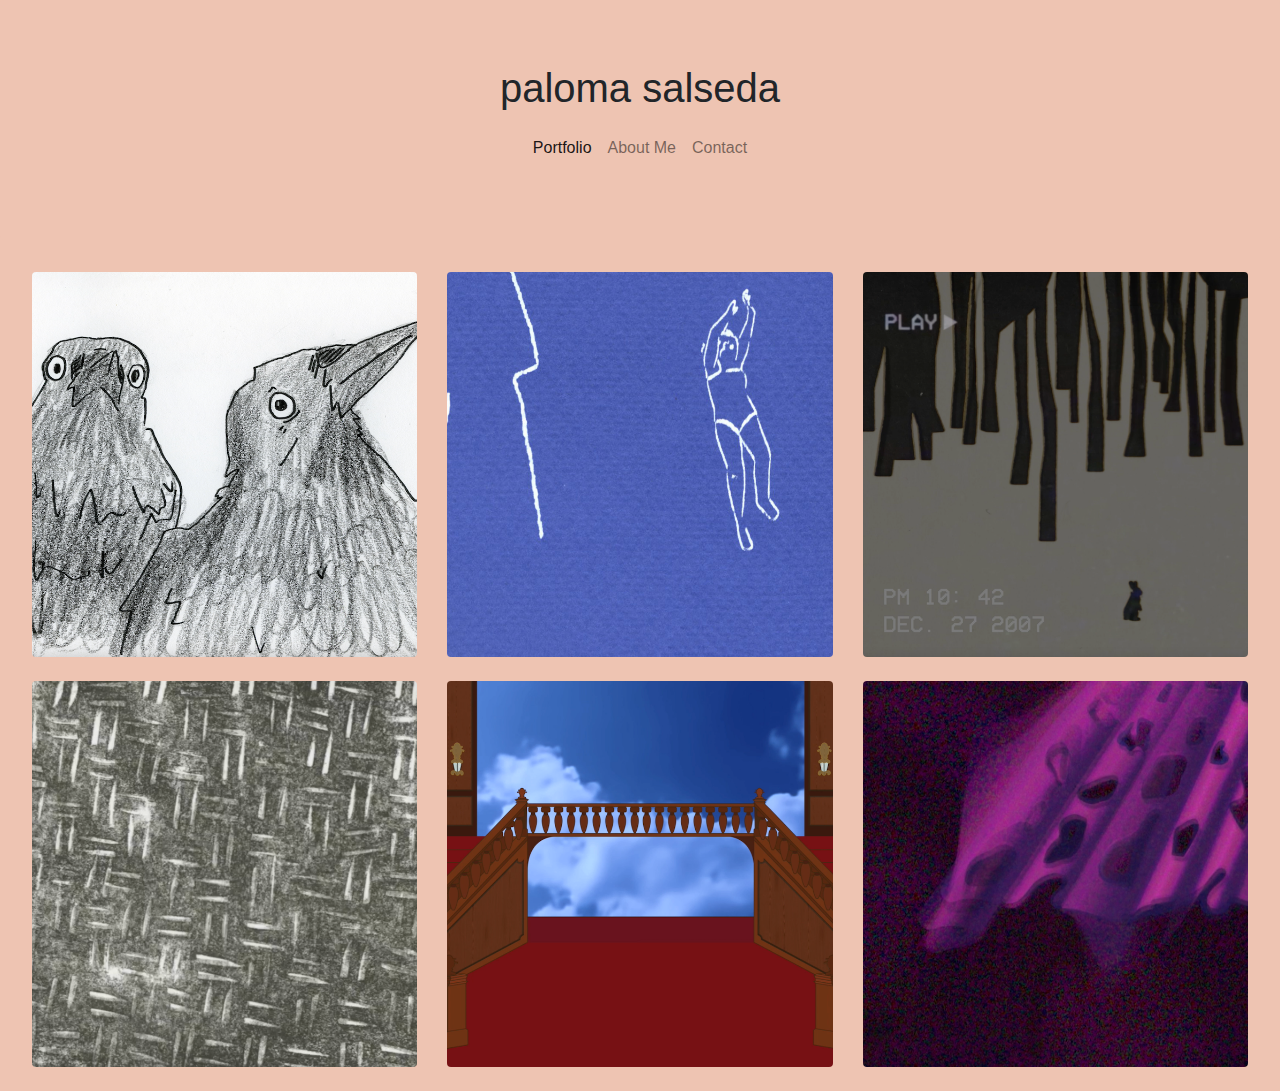
<file: index.html>
<!DOCTYPE html>
<html lang="en">

<head>
  <meta charset="UTF-8">
  <meta http-equiv="X-UA-Compatible" content="IE=edge">
  <meta name="viewport" content="width=device-width, initial-scale=1.0">
  <title>paloma salseda</title>

  <!-- Bootsrap and Personal CSS -->
  <link rel="stylesheet" href="https://cdn.jsdelivr.net/npm/bootstrap@4.3.1/dist/css/bootstrap.min.css"
    integrity="sha384-ggOyR0iXCbMQv3Xipma34MD+dH/1fQ784/j6cY/iJTQUOhcWr7x9JvoRxT2MZw1T" crossorigin="anonymous">
  <link rel="stylesheet" href="styles.css" />

  <!-- Bootsrap JS -->
  <script src="https://code.jquery.com/jquery-3.3.1.slim.min.js"
    integrity="sha384-q8i/X+965DzO0rT7abK41JStQIAqVgRVzpbzo5smXKp4YfRvH+8abtTE1Pi6jizo"
    crossorigin="anonymous"></script>
  <script src="https://cdn.jsdelivr.net/npm/popper.js@1.14.7/dist/umd/popper.min.js"
    integrity="sha384-UO2eT0CpHqdSJQ6hJty5KVphtPhzWj9WO1clHTMGa3JDZwrnQq4sF86dIHNDz0W1"
    crossorigin="anonymous"></script>
  <script src="https://cdn.jsdelivr.net/npm/bootstrap@4.3.1/dist/js/bootstrap.min.js"
    integrity="sha384-JjSmVgyd0p3pXB1rRibZUAYoIIy6OrQ6VrjIEaFf/nJGzIxFDsf4x0xIM+B07jRM"
    crossorigin="anonymous"></script>

  <link rel="icon" href="./images/thumb.png">

</head>

<body>
  <div class="jumbotron text-center">
    <h1>paloma salseda</h1>
    <!-- Toggler/collapsibe Button -->
    <nav class="navbar navbar-expand-md bg-light navbar-light d-flex justify-content-center">
      <!-- Toggler/collapsibe Button -->
      <div class="d-flex justify-content-center">
        <button class="navbar-toggler" type="button" data-toggle="collapse" data-target="#collapsibleNavbar">
          <span class="navbar-toggler-icon"></span>
        </button>
      </div>

      <!-- Navbar links -->
      <div class="collapse navbar-collapse justify-content-center" id="collapsibleNavbar">
        <ul class="navbar-nav">
          <li class="nav-item active">
            <a class="nav-link" href="./index.html">Portfolio<span class="sr-only">(current)</span></a>
          </li>
          <li class="nav-item">
            <a class="nav-link" href="./aboutme.html">About Me</a>
          </li>
          <li class="nav-item">
            <a class="nav-link" href="./contact.html">Contact</a>
          </li>
        </ul>
      </div>
    </nav>
  </div>


  <div class="grid">
    <div class="row">

      <div class="col-lg-4 col-md-12 mb-4 mb-lg-0">
        <div class="contain">
          <a href="thisistheend.html"><img src="images/birds.png" class="w-100 shadow-1-strong rounded mb-4"
              alt="This is the End (2023)" />
            <div class="overlay">
              <div class="text">This is the End (2023)</div>
            </div>
          </a>
        </div>
      </div>

      <div class="col-lg-4 col-md-12 mb-4 mb-lg-0">
        <div class="contain">
          <a href="gojumpinalake.html"><img src="images/30.jpg" class="w-100 shadow-1-strong rounded mb-4"
              alt="GO JUMP IN A LAKE (2022)" />
            <div class="overlay">
              <div class="text">GO JUMP IN A LAKE (2022)</div>
            </div>
          </a>
        </div>
      </div>

      <div class="col-lg-4 col-md-12 mb-4 mb-lg-0">
        <div class="contain">
          <a href="forest.html"><img src="images/forest.png" class="w-100 shadow-1-strong rounded mb-4"
              alt="12-27-07(2023)" />
            <div class="overlay">
              <div class="text">12-27-07 (2023)</div>
            </div>
          </a>
        </div>
      </div>

      

      <div class="col-lg-4 col-md-12 mb-4 mb-lg-0">
        <div class="contain">
          <a href="wideawake.html"><img src="images/awake.png" class="w-100 shadow-1-strong rounded mb-4"
              alt="i'm Wide Awake (2022)" />
            <div class="overlay">
              <div class="text">i'm Wide Awake (2023)</div>
            </div>
          </a>
        </div>
      </div>


  

      <div class="col-lg-4 col-md-12 mb-4 mb-lg-0">
        <div class="contain">
          <a href="stairway.html"><img src="images/stairway.png" class="w-100 shadow-1-strong rounded mb-4"
              alt="the secret room behind the mahogany door (2022)" />
            <div class="overlay">
              <div class="text">the secret room behind the mahogany door (2022)</div>
            </div>
          </a>
        </div>
      </div>

      <div class="col-lg-4 col-md-12 mb-4 mb-lg-0">
        <div class="contain">
          <a href="eyes.html"><img src="images/eye.png" class="w-100 shadow-1-strong rounded mb-4"
              alt="close your eyes(2022-2023)" />
            <div class="overlay">
              <div class="text">close your eyes (2022-2023)</div>
            </div>
          </a>
        </div>
      </div>





    </div>
  </div>

</body>

</html>
</file>
<file: styles.css>
body {
  background-color: #EEC4B2;
  font-family: Helvetica, sans-serif;
}


.banner {
  background-color: #CD9590;
  padding-top: 10rem;
  padding-bottom: 10rem;
  width: 100%
}

#name {
  color: bisque;
  font-weight: bolder;
  display: flex;
  align-items: flex-end;
  justify-content: flex-end;
}

#aboutMe {
  font-weight: lighter;
  margin-top: 1.8%;
  color: black;
  display: flex;
  align-items: flex-start;
  justify-content: flex-start;
}


.container {
  color: bisque;
}

a:link,
a:visited {
  color: black;
}

.bg-light {
  background-color: #EEC4B2 !important;
}

img {
  border-radius: 2%;
}

h1 {
  text-align: center;
}

#video {
  border-radius: 0% !important;
  text-align: center;
  display: block;
  margin-left: auto;
  margin-right: auto;
  margin-top: 3%;
  margin-bottom: 3%;
  width: 75%;
}

#bannercenter {
  text-align: center;
}

.jumbotron {
  background-color: #EEC4B2;
}

.grid {
  margin-left: 2rem;
  margin-right: 2rem;
}

.contain {
  position: relative;
}

.image {
  display: block;
  width: 100%;
}

.overlay {
  position: absolute;
  top: 0;
  bottom: 5%;
  left: 0;
  right: 0;
  height: auto;
  overflow: auto;
  width: 100%;
  opacity: 0;
  transition: .5s ease;
  background-color: #CD9590;
  border-radius: 1%;
}

.contain:hover .overlay {
  opacity: 1;
}

.text {
  color: black;
  font-size: 20px;
  position: absolute;
  top: 50%;
  left: 50%;
  -webkit-transform: translate(-50%, -50%);
  -ms-transform: translate(-50%, -50%);
  transform: translate(-50%, -50%);
  text-align: center;
}
</file>
